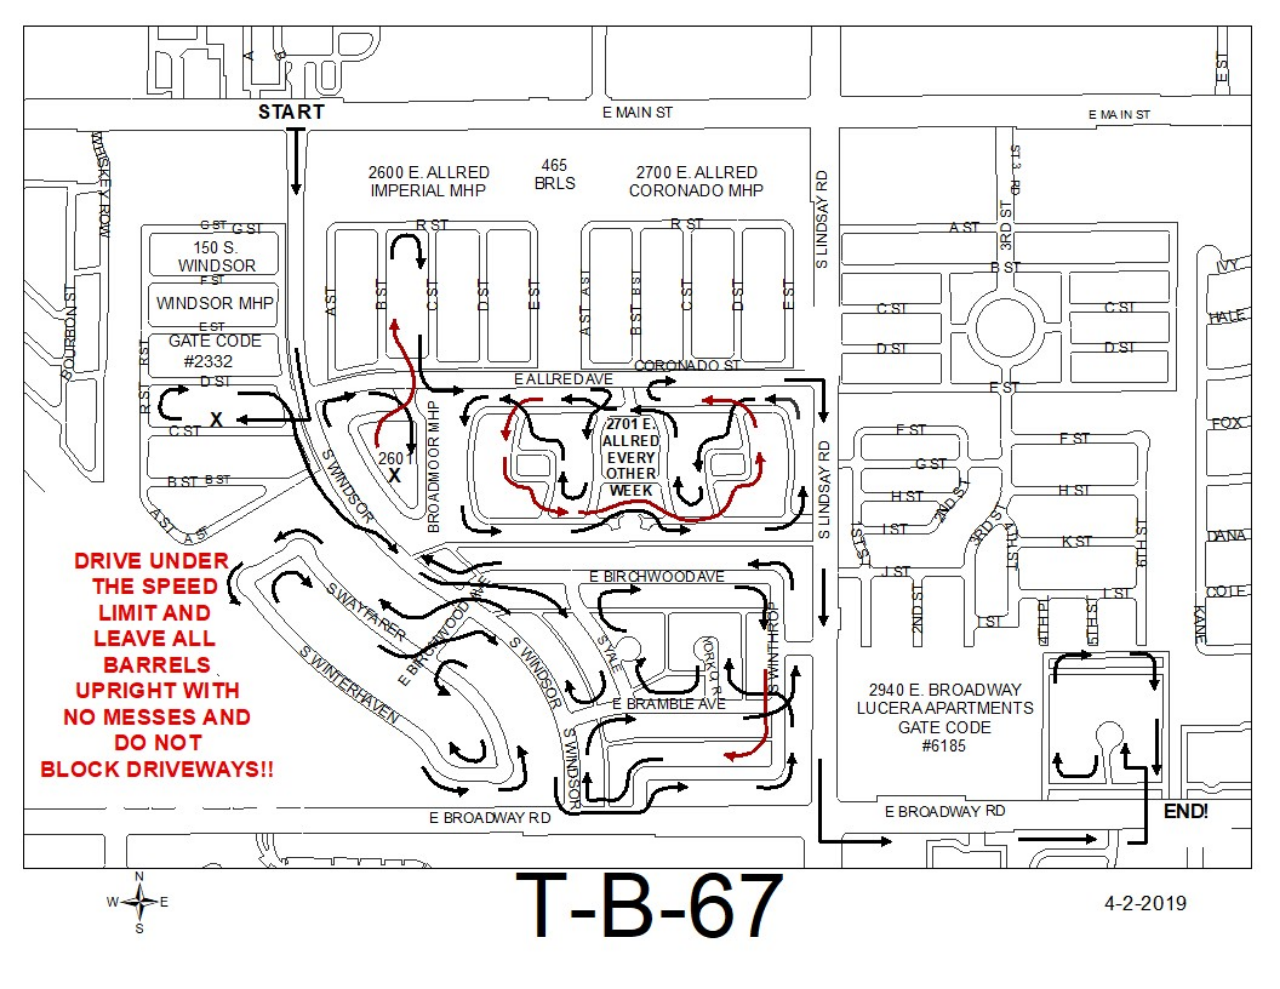
<file: index.html>
<!DOCTYPE html>
<html lang="en">

<head>
    <title>BootStrapWilliam</title>
    <meta charset="utf-8">
    <meta name="viewport" content="width=device-width, initial-scale=1">
    <link rel="stylesheet" href="https://maxcdn.bootstrapcdn.com/bootstrap/4.4.1/css/bootstrap.min.css">
    <script src="https://ajax.googleapis.com/ajax/libs/jquery/3.4.1/jquery.min.js"></script>
    <script src="https://cdnjs.cloudflare.com/ajax/libs/popper.js/1.16.0/umd/popper.min.js"></script>
    <script src="https://maxcdn.bootstrapcdn.com/bootstrap/4.4.1/js/bootstrap.min.js"></script>
    <style>
        /* Make the image fully responsive */
        .carousel-inner img {
            width: 100%;
            height: 100%;
        }
    </style>
</head>

<body>

    <div id="demo" class="carousel slide" data-ride="carousel">

        <!-- Indicators -->
        <ul class="carousel-indicators">
            <li data-target="#demo" data-slide-to="0" class="active"></li>
            <li data-target="#demo" data-slide-to="1"></li>
            <li data-target="#demo" data-slide-to="2"></li>
        </ul>

        <!-- The slideshow -->
        <div class="carousel-inner">
            <div class="carousel-item active">
                <img src="Maps/MB68/giftojpeg1.jpg" alt="" width="1100" height="500">
            </div>
            <div class="carousel-item">
                <img src="Maps/MB68/giftojpeg2.jpg" alt="" width="1100" height="500">
            </div>
            <div class="carousel-item">
                <img src="Maps/MB68/giftojpeg3.jpg" alt="" width="1100" height="500">
            </div>
        </div>

        <!-- Left and right controls -->
        <a class="carousel-control-prev" href="#demo" data-slide="prev">
            <span class="carousel-control-prev-icon"></span>
        </a>
        <a class="carousel-control-next" href="#demo" data-slide="next">
            <span class="carousel-control-next-icon"></span>
        </a>
    </div>

</body>

</html>
</file>
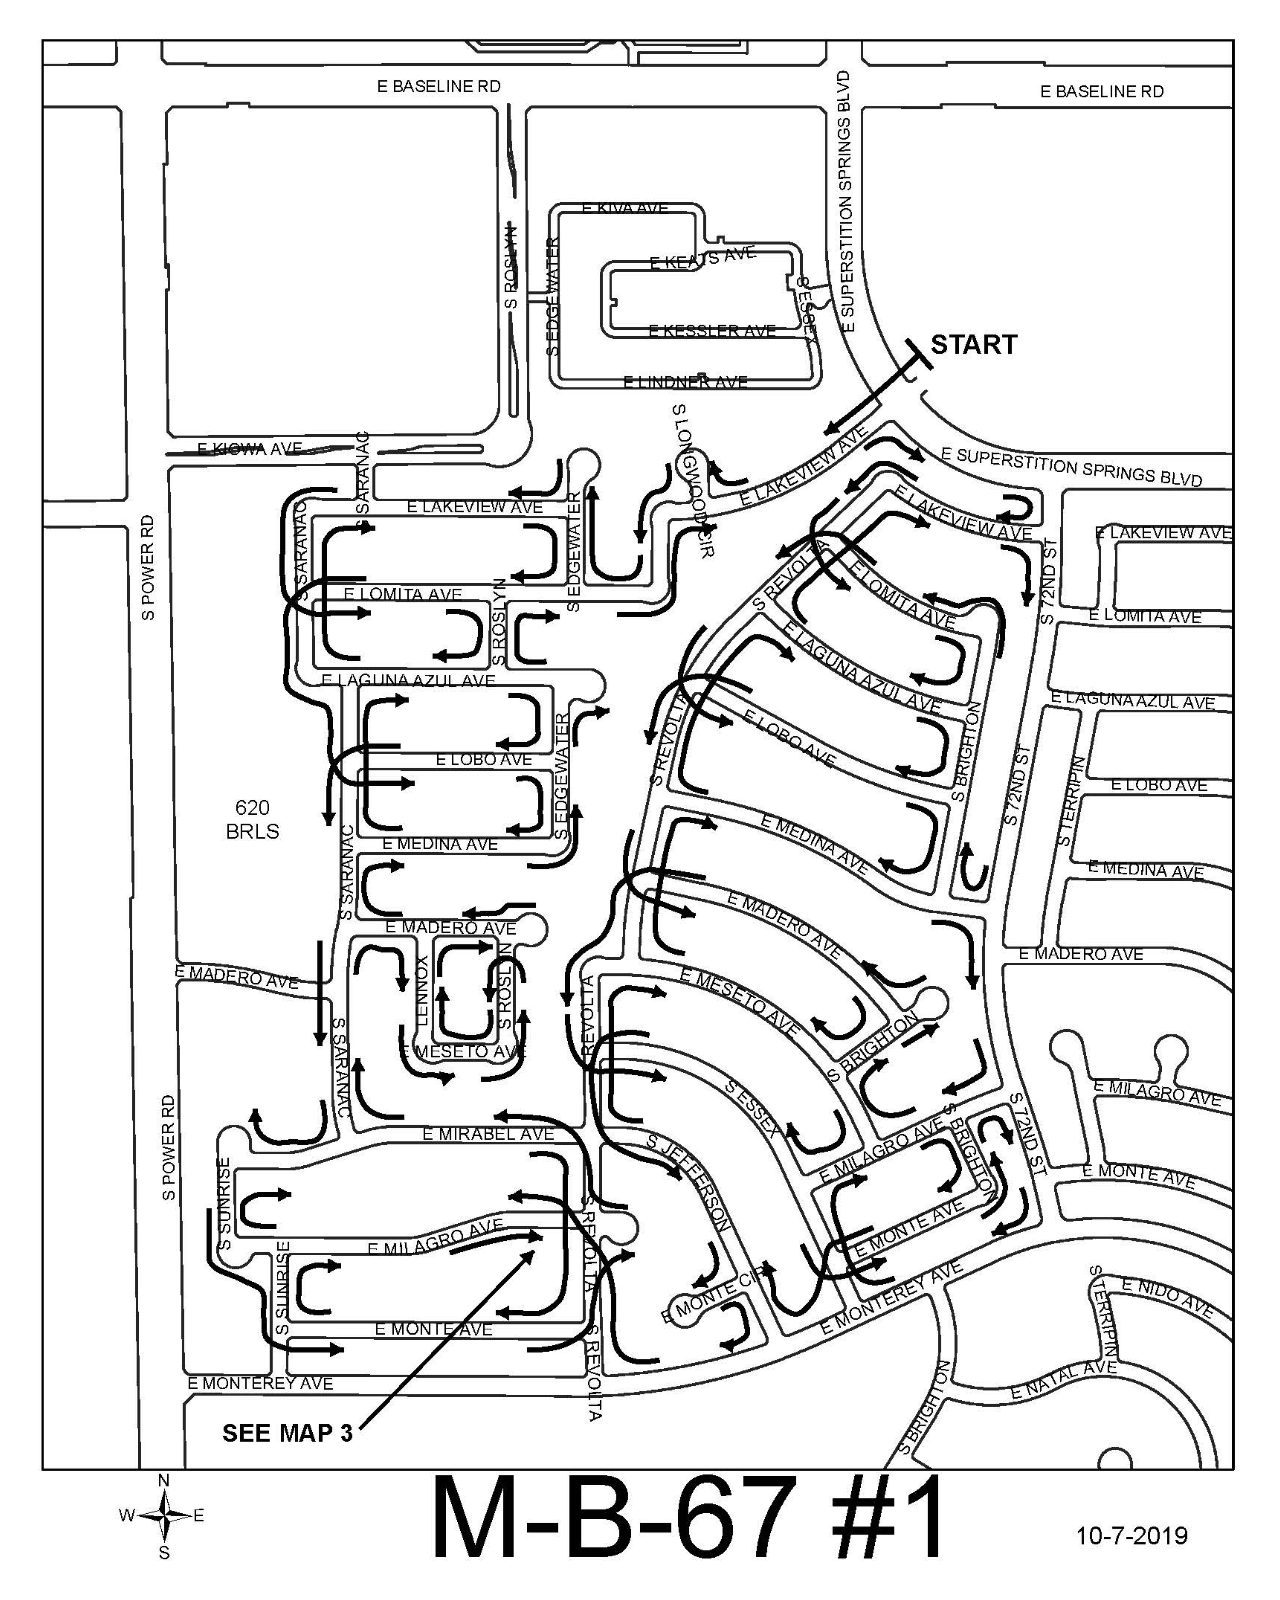
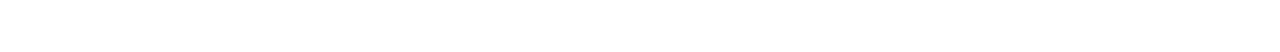
<file: scss/index.html>
<!--This is a test of scss-->
<!DOCTYPE html>
<html lang="en">

<head>
    <meta charset="UTF-8">
    <meta name="viewport" content="width=device-width, initial-scale=1.0">
    <meta http-equiv="X-UA-Compatible" content="ie=edge">
    <link rel="stylesheet" href="style.css">
    <script src="script.js"></script>
    <title>Document</title>
</head>

<header>


</header>

<body>
    <!--Container-->
    <div class="container">
        <img src="img/Monday Black/MB67/MB67-1.jpg" alt="Will no Load image 1">
        <img src="img/Monday Black/MB67/MB67-2.jpg" alt="Will no Load image 2">
        <img src="img/Monday Black/MB67/MB67-3.jpg" alt="image 3">
        <img src="img/Monday Black/MB67/MB67-4.jpg" alt="img4">
        <img src="img/Monday Black/MB67/MB67-5.jpg" alt="img 5">

    </div>






</body>

</html>
</file>
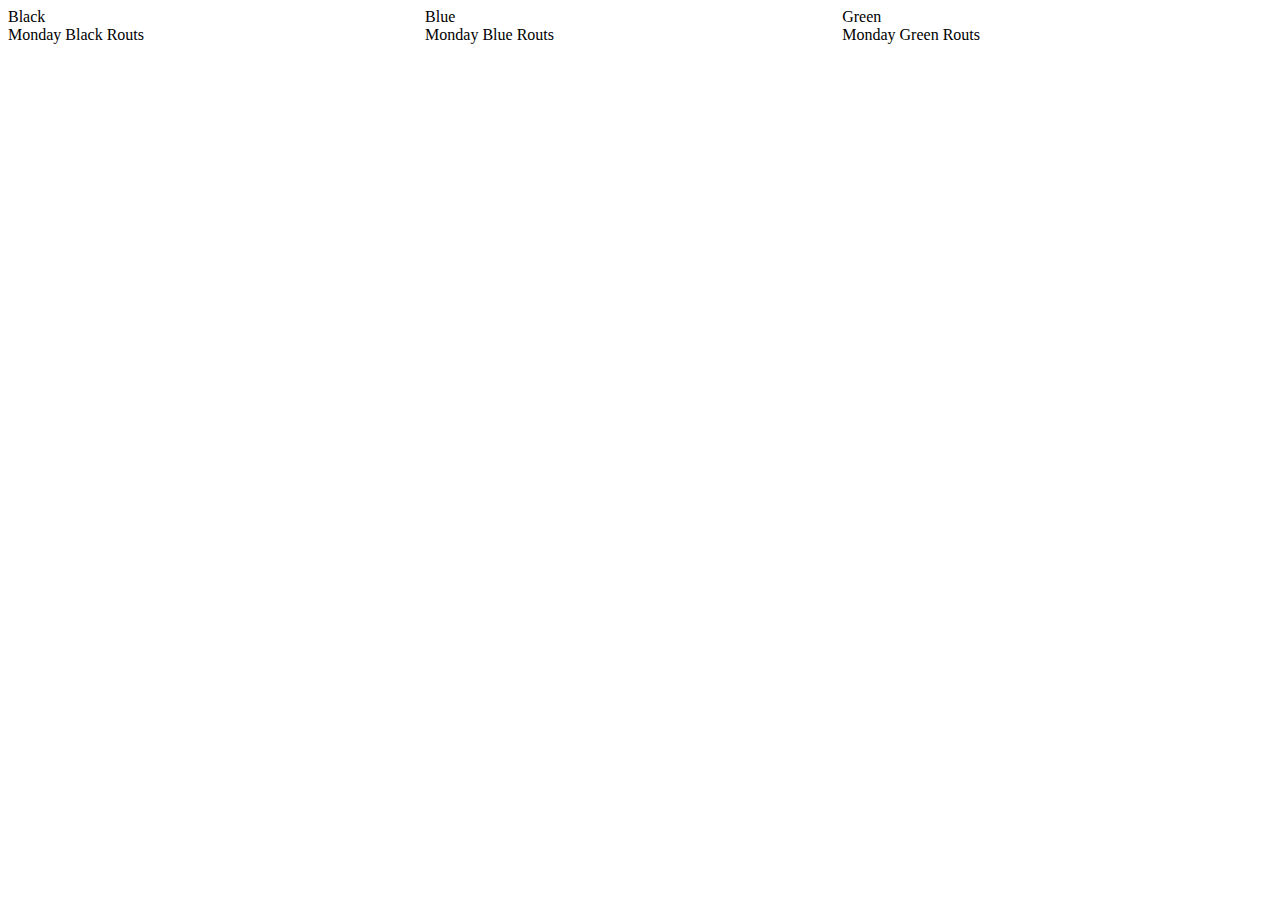
<file: cuts.html>
<style>
    .wrapper {
        display: grid;
        grid-template-columns: 33% 33% 33%;
    }
</style>

<body>
    <!--The wrapper -->
    <div class="wrapper">

        <div class="Black">
            Black <br>
            Monday Black Routs
        </div>

        <div class="Blue">
            Blue <br>
            Monday Blue Routs
        </div>

        <div class="Green">
            Green <br>
            Monday Green Routs
        </div>
    </div>
    <!--End of the wrapper-->
</file>
<file: scss/style.css>
/* This is a test for the swipe function in SCSS */
.container {
    display: flex;
    align-items: center;
    width: 100%;
    

    img {
        min-width: 100%; /* so it works in FireFox */
        width: 100%; /* so it wirks in Chrome */
        
    }
}
</file>
